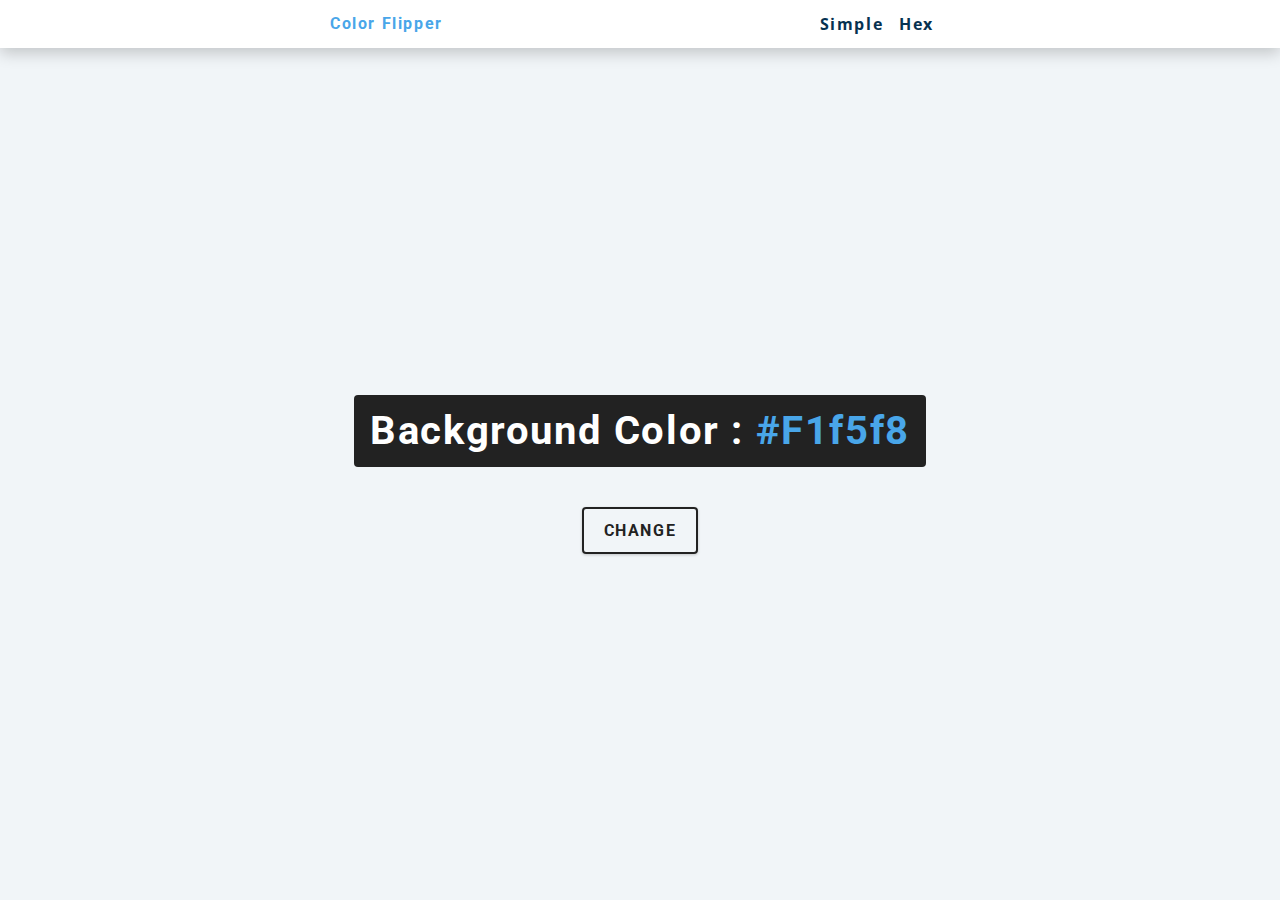
<file: 01 color flipper/index.html>
<!DOCTYPE html>
<html lang="en">
  <head>
    <meta charset="UTF-8" />
    <meta name="viewport" content="width=device-width, initial-scale=1.0" />
    <title>Color Flipper || Simple</title>

    <!-- styles -->
    <link rel="stylesheet" href="styles.css" />
  </head>
  <body>
    <nav>
      <div class="nav-center">
        <h4>Color flipper</h4>
        <ul class="nav-links">
          <li><a href="index.html">simple</a></li>
          <li><a href="hex.html">hex</a></li>
        </ul>
      </div>
    </nav>
    <main>
      <div class="container">
        <h2>
          Background Color : 
          <span class="color">
            #f1f5f8
          </span>
        </h2>
        <button class="btn btn-hero" id="btn">Change</button>
      </div>
    </main>
    
    
    <!-- javascript -->
    <script src="app.js"></script>
  </body>
</html>
</file>
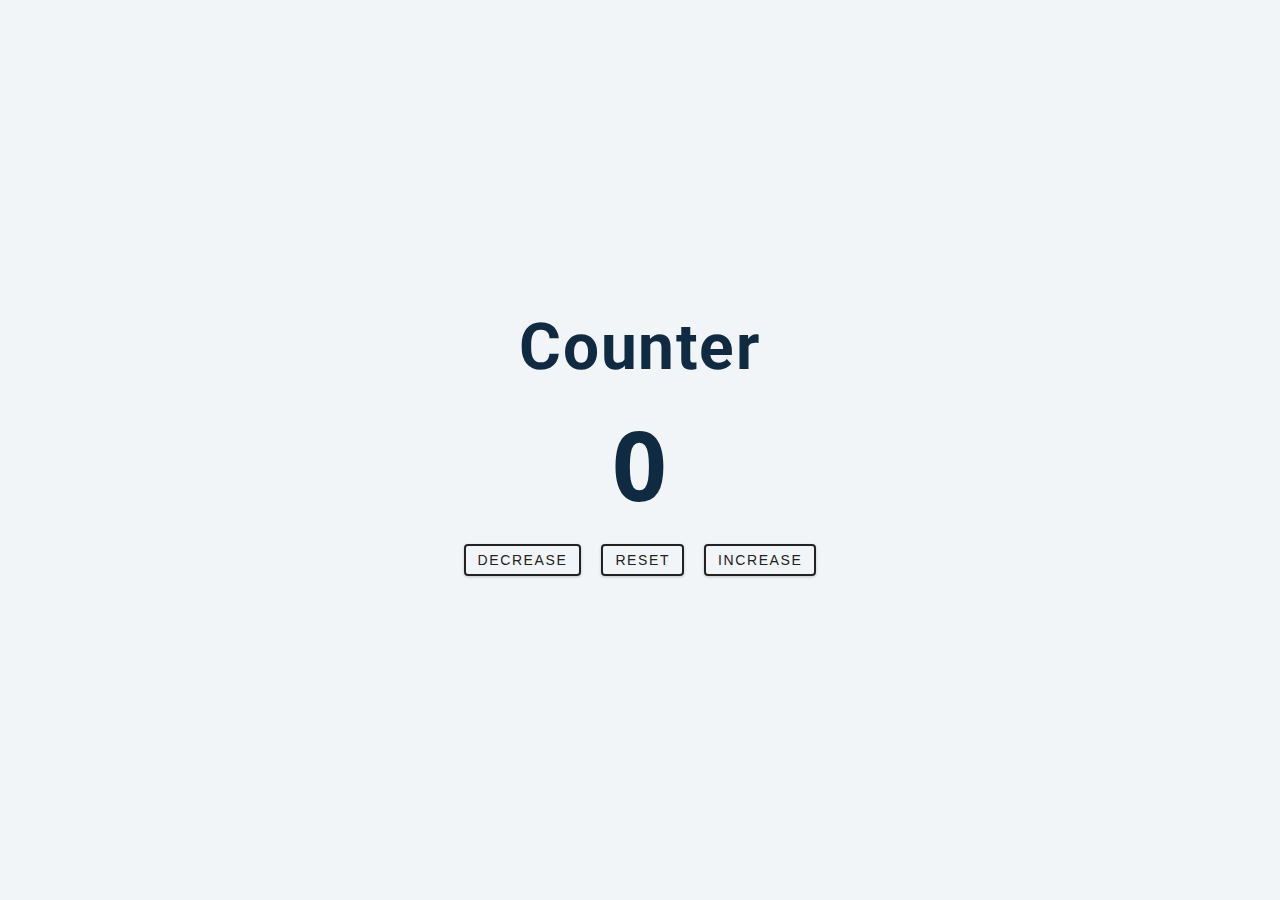
<file: 02 counter/index.html>
<!DOCTYPE html>
<html lang="en">
  <head>
    <meta charset="UTF-8" />
    <meta name="viewport" content="width=device-width, initial-scale=1.0" />
    <title>Counter</title>

    <!-- styles -->
    <link rel="stylesheet" href="styles.css" />
  </head>
  <body>
    <!-- javascript -->
    <main>
      <div class="container">
        <h1>Counter</h1>
        <span id="value">0</span>
        <div class="button-container">
          <button class="btn decrease">decrease</button>
          <button class="btn reset">reset</button>
          <button class="btn increase">increase</button>
        </div>
      </div>
    </main>
    <script src="app.js"></script>
  </body>
</html>
</file>
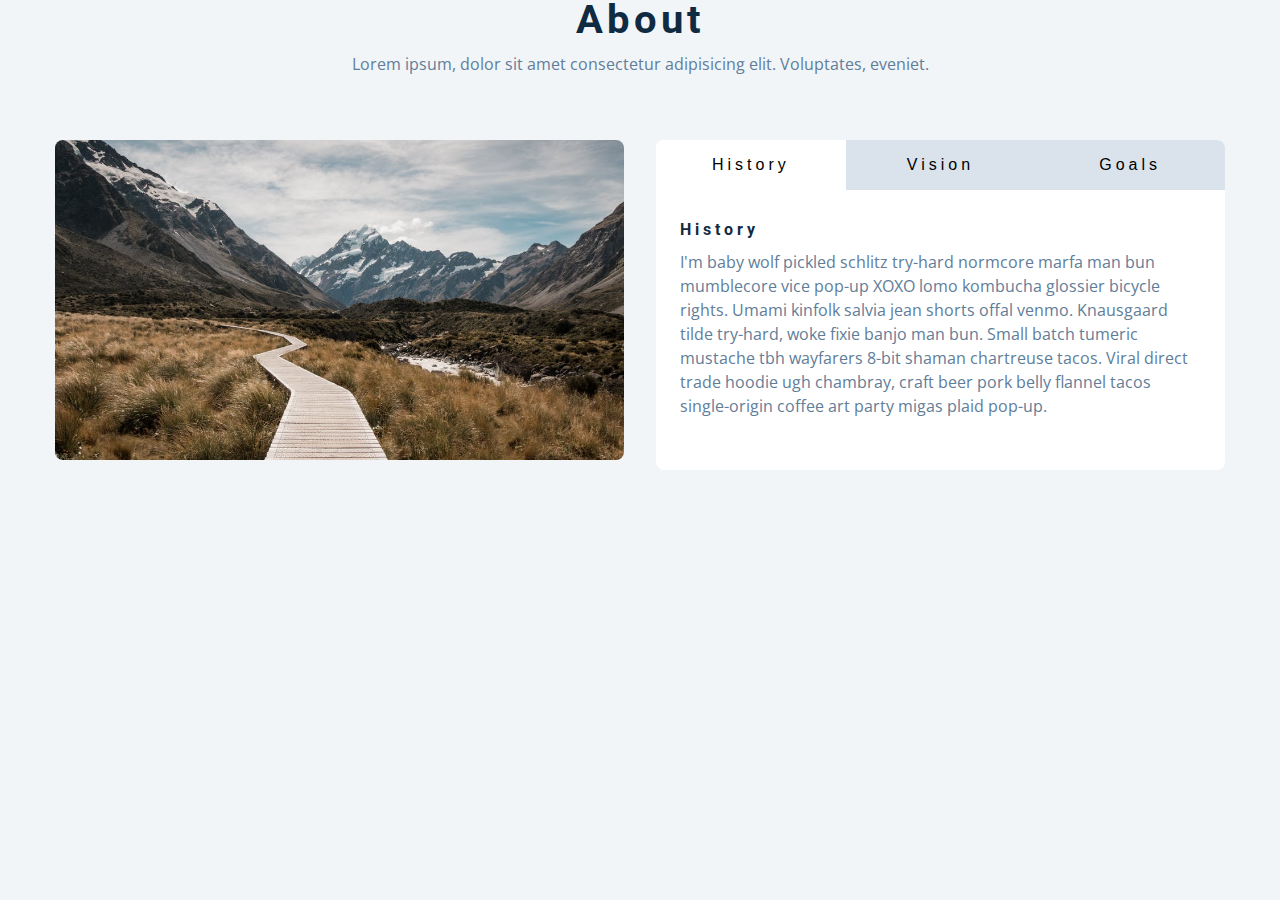
<file: 11 tabs/index.html>
<!DOCTYPE html>
<html lang="en">
  <head>
    <meta charset="UTF-8" />
    <meta name="viewport" content="width=device-width, initial-scale=1.0" />
    <title>Tabs</title>

    <!-- styles -->
    <link rel="stylesheet" href="styles.css" />
  </head>
  <body>
    <section>
      <div class="title">
        <h2>about</h2>
        <p>Lorem ipsum, dolor sit amet consectetur adipisicing elit. Voluptates, eveniet.</p>
      </div>
      <div class="about-center section-center">
        <article class="about-img">
          <img src="./hero-bcg.jpeg" alt="about picture">
        </article>
        <article class="about">
          <!-- btn container -->
          <div class="btn-container">
            <button class="tab-btn active" data-id="history">history</button>
            <button class="tab-btn" data-id="vision">vision</button>
            <button class="tab-btn" data-id="goals">goals</button>
          </div>
          <article class="about-content">
            <!-- single item -->
            <div class="content active" id="history">
              <h4>history</h4>
              <!-- history -->
              <p>
                I'm baby wolf pickled schlitz try-hard normcore marfa man bun mumblecore vice
                pop-up XOXO lomo kombucha glossier bicycle rights. Umami kinfolk salvia jean
                shorts offal venmo. Knausgaard tilde try-hard, woke fixie banjo man bun. Small
                batch tumeric mustache tbh wayfarers 8-bit shaman chartreuse tacos. Viral
                direct trade hoodie ugh chambray, craft beer pork belly flannel tacos
                single-origin coffee art party migas plaid pop-up.
              </p>
            </div>
            <!-- end single item -->
            <!-- single item -->
            <div class="content" id="vision">
              <h4>vision</h4>
              <!-- vision -->
              <p>
                Man bun PBR&B keytar copper mug prism, hell of helvetica. Synth crucifix offal
                deep v hella biodiesel. Church-key listicle polaroid put a bird on it
                chillwave palo santo enamel pin, tattooed meggings franzen la croix cray.
                Retro yr aesthetic four loko tbh helvetica air plant, neutra palo santo tofu
                mumblecore. Hoodie bushwick pour-over jean shorts chartreuse shabby chic. Roof
                party hammock master cleanse pop-up truffaut, bicycle rights skateboard
                affogato readymade sustainable deep v live-edge schlitz narwhal.
              </p>
              <ul>
                <li>list item</li>
                <li>list item</li>
                <li>list item</li>
              </ul>
            </div>
            <!-- end single item -->
            <!-- single item -->
            <div class="content" id="goals">
              <h4>goals</h4>
              <!-- goals -->
              <p>
                Chambray authentic truffaut, kickstarter brunch taxidermy vape heirloom four
                dollar toast raclette shoreditch church-key. Poutine etsy tote bag, cred
                fingerstache leggings cornhole everyday carry blog gastropub. Brunch biodiesel
                sartorial mlkshk swag, mixtape hashtag marfa readymade direct trade man braid
                cold-pressed roof party. Small batch adaptogen coloring book heirloom.
                Letterpress food truck hammock literally hell of wolf beard adaptogen everyday
                carry. Dreamcatcher pitchfork yuccie, banh mi salvia venmo photo booth quinoa
                chicharrones.
              </p>
            </div>
            <!-- end single item -->
          </article>
        </article>        
      </div>
    </section>
    <!-- javascript -->
    <script src="app.js"></script>
  </body>
</html>
</file>
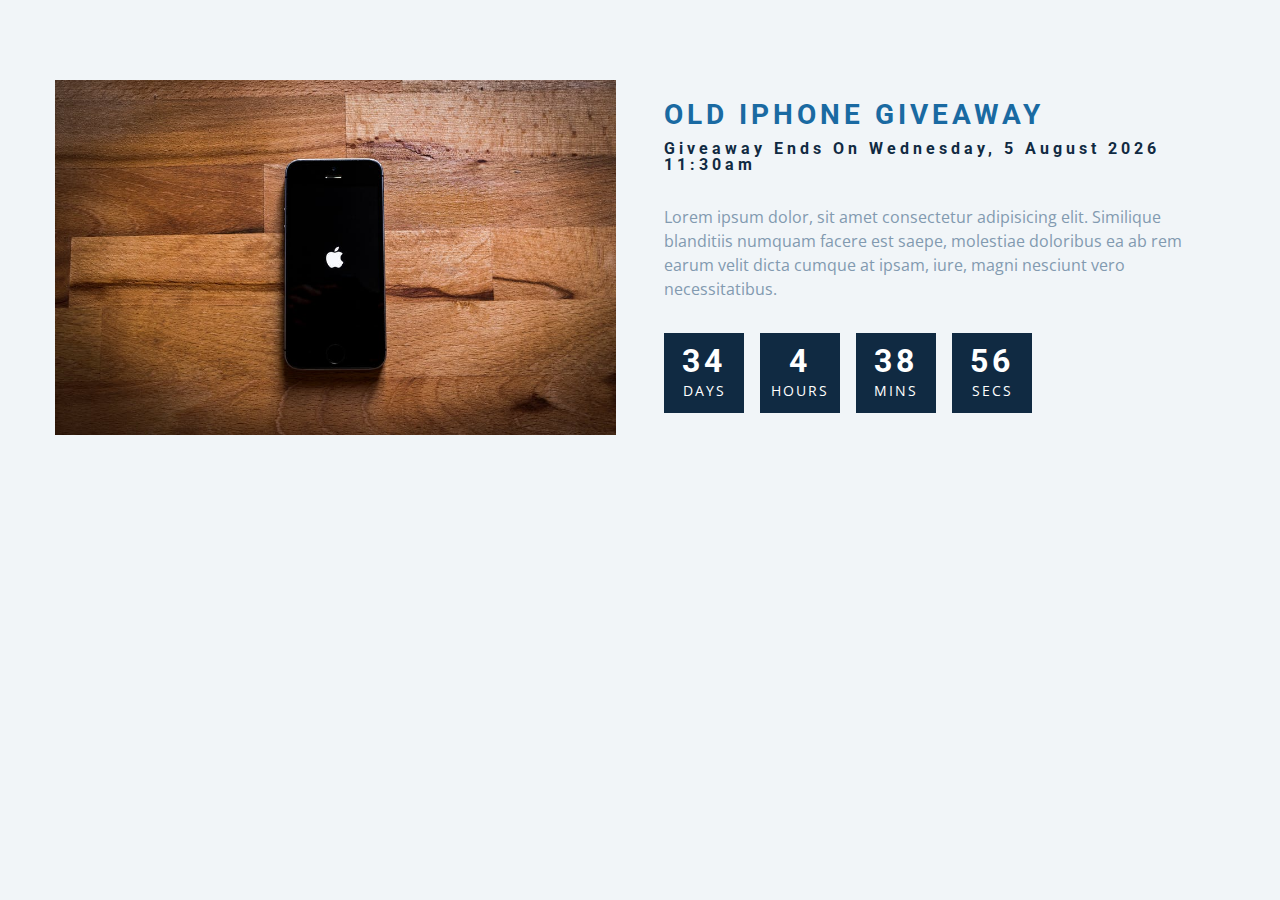
<file: 12 countdown/index.html>
<!DOCTYPE html>
<html lang="en">
  <head>
    <meta charset="UTF-8" />
    <meta name="viewport" content="width=device-width, initial-scale=1.0" />
    <title>Countdown</title>

    <!-- styles -->
    <link rel="stylesheet" href="styles.css" />
  </head>
  <body>
    <div class="section-center">
      <!-- image -->
      <article class="gift-info">
        <img src="./gift.jpeg" alt="gift image">
      </article>
      <!-- info -->
      <article class="gift-info">
        <h3>old iphone giveaway</h3>
        <h4 class="giveaway">giveaway ends on Sunday, 24 April, 8:00am</h4>
        <p>Lorem ipsum dolor, sit amet consectetur adipisicing elit. Similique blanditiis numquam facere est saepe, molestiae doloribus ea ab rem earum velit dicta cumque at ipsam, iure, magni nesciunt vero necessitatibus.</p>
        <div class="deadline">
          <!-- days -->
          <div class="deadline-format">
            <div>
              <h4 class="days">34</h4>
              <span>days</span>
            </div>
          </div>
          <!-- end of item -->
          <!-- hours -->
          <div class="deadline-format">
            <div>
              <h4 class="hours">4</h4>
              <span>hours</span>
            </div>
          </div>
          <!-- end of item -->
          <!-- mins -->
          <div class="deadline-format">
            <div>
              <h4 class=minss">38</h4>
              <span>mins</span>
            </div>
          </div>
          <!-- end of item -->
          <!-- secs -->
          <div class="deadline-format">
            <div>
              <h4 class="secs">56</h4>
              <span>secs</span>
            </div>
          </div>
          <!-- end of item -->
        </div>
      </article>
    </div>
    <!-- javascript -->
    <script src="app.js"></script>
  </body>
</html>
</file>
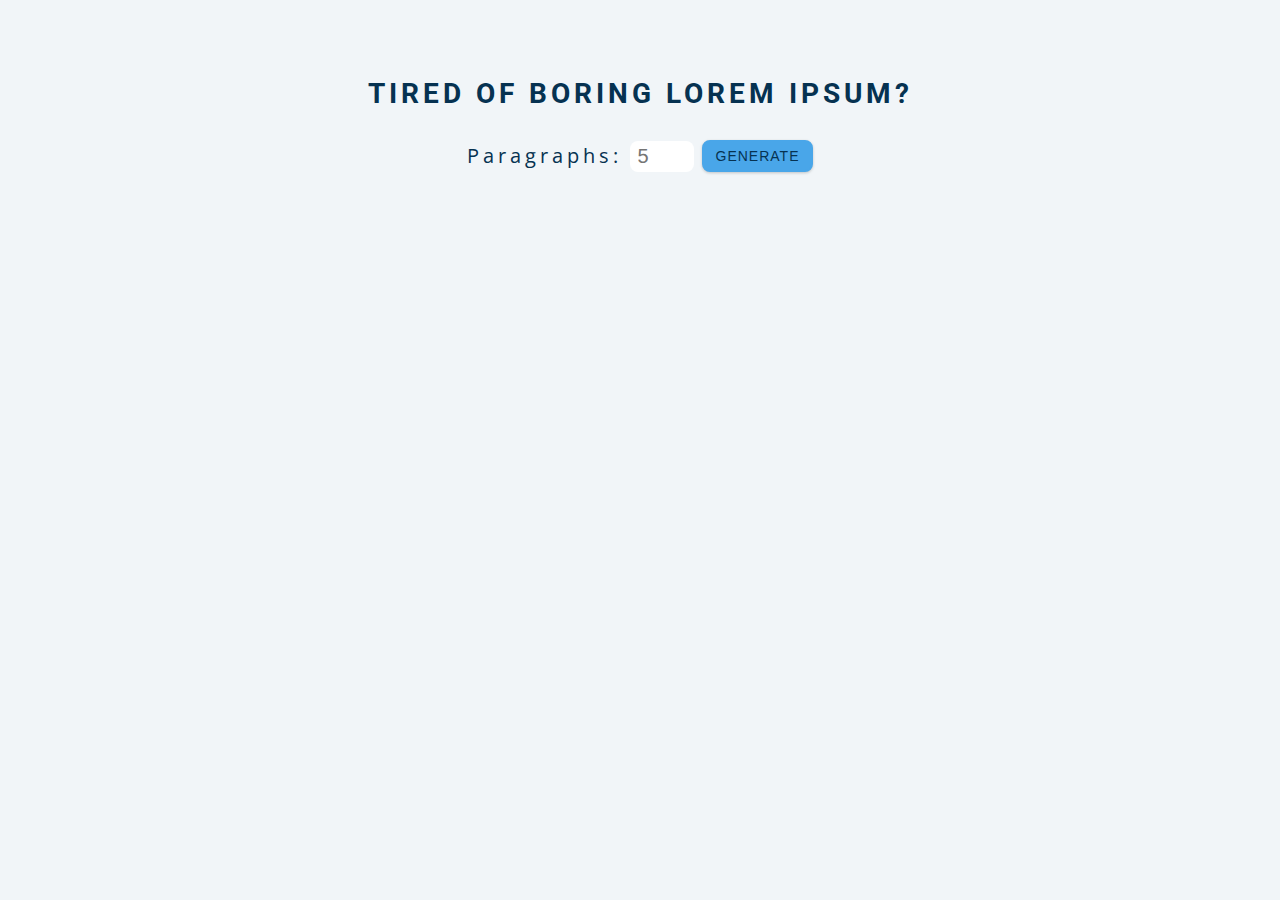
<file: 13 lorem ipsum/index.html>
<!DOCTYPE html>
<html lang="en">
  <head>
    <meta charset="UTF-8" />
    <meta name="viewport" content="width=device-width, initial-scale=1.0" />
    <title>Lorem Ipsum</title>
    <!-- styles -->
    <link rel="stylesheet" href="styles.css" />
  </head>
  <body>
    <section class="section-center">
      <h3>tired of boring lorem ipsum?</h3>
      <form class="lorem-form">
        <label for="amount">paragraphs:</label>
        <input type="numer" name="amount" id="amount" placeholder="5">
        <button type="submit" class="btn">generate</button>
      </form>
      <article class="lorem-text"></article>
    </section>
    <!-- javascript -->
    <script src="app.js"></script>
  </body>
</html>
</file>
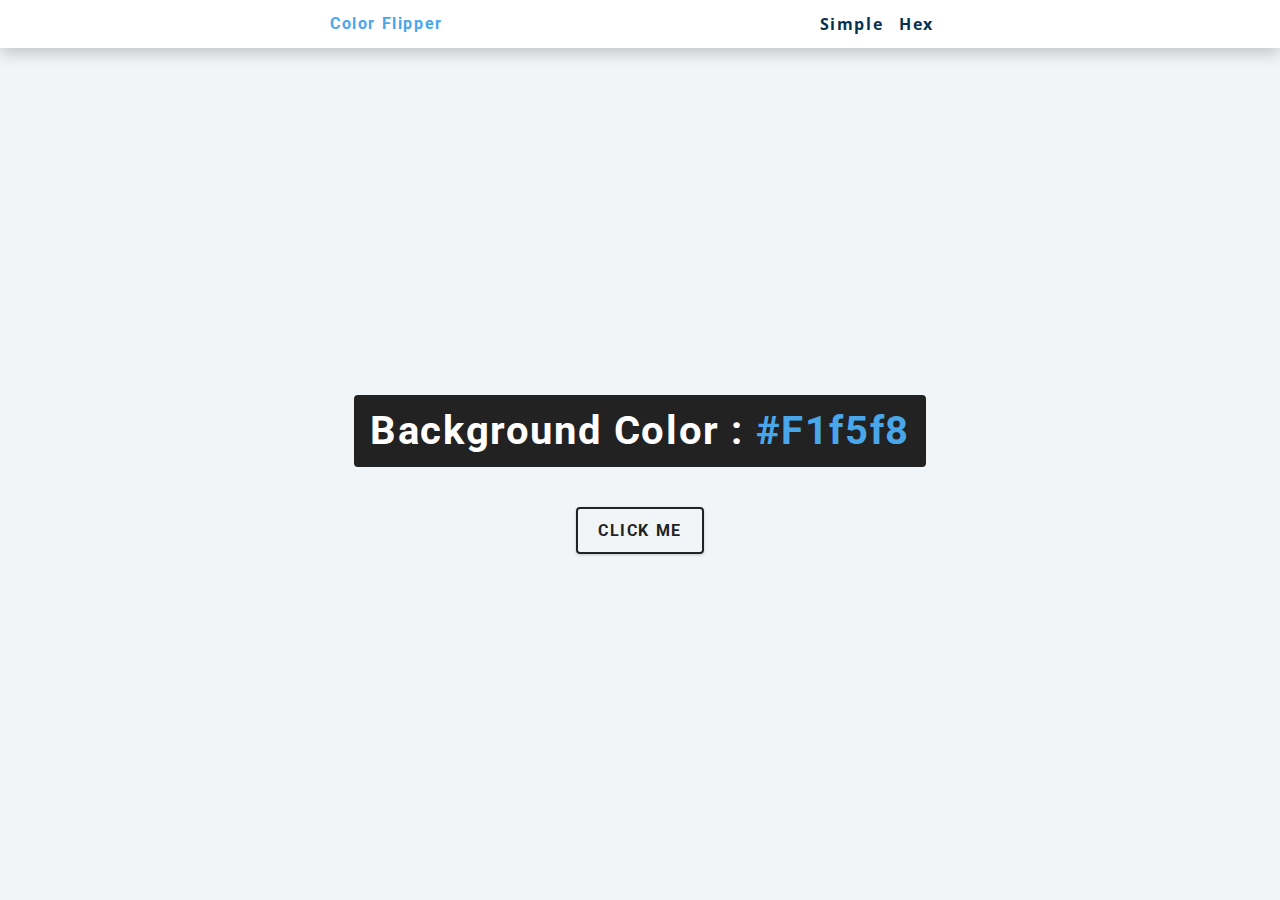
<file: 01 color flipper/hex.html>
<!DOCTYPE html>
<html lang="en">
  <head>
    <meta charset="UTF-8" />
    <meta name="viewport" content="width=device-width, initial-scale=1.0" />
    <title>
      Color Flipper || Simple
    </title>

    <!-- styles -->
    <link rel="stylesheet" href="styles.css" />
  </head>

  <body>
    <nav>
      <div class="nav-center">
        <h4>color flipper</h4>
        <ul class="nav-links">
          <li><a href="index.html">simple</a></li>
          <li><a href="hex.html">hex</a></li>
        </ul>
      </div>
    </nav>
    <main>
      <div class="container">
        <h2>background color : <span class="color">#f1f5f8</span></h2>
        <button class="btn btn-hero" id="btn">click me</button>
      </div>
    </main>
    <!-- javascript -->
    <script src="hex.js"></script>
  </body>
</html>
</file>
<file: 01 color flipper/styles.css>
/*
=============== 
Fonts
===============
*/
@import url("https://fonts.googleapis.com/css?family=Open+Sans|Roboto:400,700&display=swap");

/*
=============== 
Variables
===============
*/

:root {
  /* dark shades of primary color*/
  --clr-primary-1: hsl(205, 86%, 17%);
  --clr-primary-2: hsl(205, 77%, 27%);
  --clr-primary-3: hsl(205, 72%, 37%);
  --clr-primary-4: hsl(205, 63%, 48%);
  /* primary/main color */
  --clr-primary-5: hsl(205, 78%, 60%);
  /* lighter shades of primary color */
  --clr-primary-6: hsl(205, 89%, 70%);
  --clr-primary-7: hsl(205, 90%, 76%);
  --clr-primary-8: hsl(205, 86%, 81%);
  --clr-primary-9: hsl(205, 90%, 88%);
  --clr-primary-10: hsl(205, 100%, 96%);
  /* darkest grey - used for headings */
  --clr-grey-1: hsl(209, 61%, 16%);
  --clr-grey-2: hsl(211, 39%, 23%);
  --clr-grey-3: hsl(209, 34%, 30%);
  --clr-grey-4: hsl(209, 28%, 39%);
  /* grey used for paragraphs */
  --clr-grey-5: hsl(210, 22%, 49%);
  --clr-grey-6: hsl(209, 23%, 60%);
  --clr-grey-7: hsl(211, 27%, 70%);
  --clr-grey-8: hsl(210, 31%, 80%);
  --clr-grey-9: hsl(212, 33%, 89%);
  --clr-grey-10: hsl(210, 36%, 96%);
  --clr-white: #fff;
  --clr-red-dark: hsl(360, 67%, 44%);
  --clr-red-light: hsl(360, 71%, 66%);
  --clr-green-dark: hsl(125, 67%, 44%);
  --clr-green-light: hsl(125, 71%, 66%);
  --clr-black: #222;
  --ff-primary: "Roboto", sans-serif;
  --ff-secondary: "Open Sans", sans-serif;
  --transition: all 0.3s linear;
  --spacing: 0.1rem;
  --radius: 0.25rem;
  --light-shadow: 0 5px 15px rgba(0, 0, 0, 0.1);
  --dark-shadow: 0 5px 15px rgba(0, 0, 0, 0.2);
  --max-width: 1170px;
  --fixed-width: 620px;
}
/*
=============== 
Global Styles
===============
*/

*,
::after,
::before {
  margin: 0;
  padding: 0;
  box-sizing: border-box;
}
body {
  font-family: var(--ff-secondary);
  background: var(--clr-grey-10);
  color: var(--clr-grey-1);
  line-height: 1.5;
  font-size: 0.875rem;
}
ul {
  list-style-type: none;
}
a {
  text-decoration: none;
}
h1,
h2,
h3,
h4 {
  letter-spacing: var(--spacing);
  text-transform: capitalize;
  line-height: 1.25;
  margin-bottom: 0.75rem;
  font-family: var(--ff-primary);
}
h1 {
  font-size: 3rem;
}
h2 {
  font-size: 2rem;
}
h3 {
  font-size: 1.25rem;
}
h4 {
  font-size: 0.875rem;
}
p {
  margin-bottom: 1.25rem;
  color: var(--clr-grey-5);
}
@media screen and (min-width: 800px) {
  h1 {
    font-size: 4rem;
  }
  h2 {
    font-size: 2.5rem;
  }
  h3 {
    font-size: 1.75rem;
  }
  h4 {
    font-size: 1rem;
  }
  body {
    font-size: 1rem;
  }
  h1,
  h2,
  h3,
  h4 {
    line-height: 1;
  }
}
/*  global classes */

/* section */
.section {
  padding: 5rem 0;
}

.section-center {
  width: 90vw;
  margin: 0 auto;
  max-width: 1170px;
}
@media screen and (min-width: 992px) {
  .section-center {
    width: 95vw;
  }
}
main {
  min-height: 100vh;
  display: grid;
  place-items: center;
}

/*
=============== 
Nav
===============
*/
nav {
  background: var(--clr-white);
  height: 3rem;
  display: grid;
  align-items: center;
  box-shadow: var(--dark-shadow);
}
.nav-center {
  width: 90vw;
  max-width: var(--fixed-width);
  margin: 0 auto;
  display: flex;
  align-items: center;
  justify-content: space-between;
}
.nav-center h4 {
  margin-bottom: 0;
  color: var(--clr-primary-5);
}
.nav-links {
  display: flex;
}
nav a {
  text-transform: capitalize;
  font-weight: 700;
  font-size: 1rem;
  color: var(--clr-primary-1);
  letter-spacing: var(--spacing);
  margin-right: 1rem;
}
nav a:hover {
  color: var(--clr-primary-5);
}
/*
=============== 
Container
===============
*/
main {
  min-height: calc(100vh - 3rem);
  display: grid;
  place-items: center;
}
.container {
  text-align: center;
}
.container h2 {
  background: var(--clr-black);
  color: var(--clr-white);
  padding: 1rem;
  border-radius: var(--radius);
  margin-bottom: 2.5rem;
}
.color {
  color: var(--clr-primary-5);
}
.btn-hero {
  font-family: var(--ff-primary);
  text-transform: uppercase;
  background: transparent;
  color: var(--clr-black);
  letter-spacing: var(--spacing);
  display: inline-block;
  font-weight: 700;
  transition: var(--transition);
  border: 2px solid var(--clr-black);
  cursor: pointer;
  box-shadow: 0 1px 3px rgba(0, 0, 0, 0.2);
  border-radius: var(--radius);
  font-size: 1rem;
  padding: 0.75rem 1.25rem;
}
.btn-hero:hover {
  color: var(--clr-white);
  background: var(--clr-black);
}
</file>
<file: 02 counter/styles.css>
/*
=============== 
Fonts
===============
*/
@import url("https://fonts.googleapis.com/css?family=Open+Sans|Roboto:400,700&display=swap");

/*
=============== 
Variables
===============
*/

:root {
  /* dark shades of primary color*/
  --clr-primary-1: hsl(205, 86%, 17%);
  --clr-primary-2: hsl(205, 77%, 27%);
  --clr-primary-3: hsl(205, 72%, 37%);
  --clr-primary-4: hsl(205, 63%, 48%);
  /* primary/main color */
  --clr-primary-5: hsl(205, 78%, 60%);
  /* lighter shades of primary color */
  --clr-primary-6: hsl(205, 89%, 70%);
  --clr-primary-7: hsl(205, 90%, 76%);
  --clr-primary-8: hsl(205, 86%, 81%);
  --clr-primary-9: hsl(205, 90%, 88%);
  --clr-primary-10: hsl(205, 100%, 96%);
  /* darkest grey - used for headings */
  --clr-grey-1: hsl(209, 61%, 16%);
  --clr-grey-2: hsl(211, 39%, 23%);
  --clr-grey-3: hsl(209, 34%, 30%);
  --clr-grey-4: hsl(209, 28%, 39%);
  /* grey used for paragraphs */
  --clr-grey-5: hsl(210, 22%, 49%);
  --clr-grey-6: hsl(209, 23%, 60%);
  --clr-grey-7: hsl(211, 27%, 70%);
  --clr-grey-8: hsl(210, 31%, 80%);
  --clr-grey-9: hsl(212, 33%, 89%);
  --clr-grey-10: hsl(210, 36%, 96%);
  --clr-white: #fff;
  --clr-red-dark: hsl(360, 67%, 44%);
  --clr-red-light: hsl(360, 71%, 66%);
  --clr-green-dark: hsl(125, 67%, 44%);
  --clr-green-light: hsl(125, 71%, 66%);
  --clr-black: #222;
  --ff-primary: "Roboto", sans-serif;
  --ff-secondary: "Open Sans", sans-serif;
  --transition: all 0.3s linear;
  --spacing: 0.1rem;
  --radius: 0.25rem;
  --light-shadow: 0 5px 15px rgba(0, 0, 0, 0.1);
  --dark-shadow: 0 5px 15px rgba(0, 0, 0, 0.2);
  --max-width: 1170px;
  --fixed-width: 620px;
}
/*
=============== 
Global Styles
===============
*/

*,
::after,
::before {
  margin: 0;
  padding: 0;
  box-sizing: border-box;
}
body {
  font-family: var(--ff-secondary);
  background: var(--clr-grey-10);
  color: var(--clr-grey-1);
  line-height: 1.5;
  font-size: 0.875rem;
}
ul {
  list-style-type: none;
}
a {
  text-decoration: none;
}
h1,
h2,
h3,
h4 {
  letter-spacing: var(--spacing);
  text-transform: capitalize;
  line-height: 1.25;
  margin-bottom: 0.75rem;
  font-family: var(--ff-primary);
}
h1 {
  font-size: 3rem;
}
h2 {
  font-size: 2rem;
}
h3 {
  font-size: 1.25rem;
}
h4 {
  font-size: 0.875rem;
}
p {
  margin-bottom: 1.25rem;
  color: var(--clr-grey-5);
}
@media screen and (min-width: 800px) {
  h1 {
    font-size: 4rem;
  }
  h2 {
    font-size: 2.5rem;
  }
  h3 {
    font-size: 1.75rem;
  }
  h4 {
    font-size: 1rem;
  }
  body {
    font-size: 1rem;
  }
  h1,
  h2,
  h3,
  h4 {
    line-height: 1;
  }
}
/*  global classes */

/* section */
.section {
  padding: 5rem 0;
}

.section-center {
  width: 90vw;
  margin: 0 auto;
  max-width: 1170px;
}
@media screen and (min-width: 992px) {
  .section-center {
    width: 95vw;
  }
}
main {
  min-height: 100vh;
  display: grid;
  place-items: center;
}

/*
=============== 
Counter
===============
*/

main {
  min-height: 100vh;
  display: grid;
  place-items: center;
}
.container {
  text-align: center;
}
#value {
  font-size: 6rem;
  font-weight: bold;
}
.btn {
  text-transform: uppercase;
  background: transparent;
  color: var(--clr-black);
  padding: 0.375rem 0.75rem;
  letter-spacing: var(--spacing);
  display: inline-block;
  transition: var(--transition);
  font-size: 0.875rem;
  border: 2px solid var(--clr-black);
  cursor: pointer;
  box-shadow: 0 1px 3px rgba(0, 0, 0, 0.2);
  border-radius: var(--radius);
  margin: 0.5rem;
}
.btn:hover {
  color: var(--clr-white);
  background: var(--clr-black);
}
</file>
<file: 11 tabs/styles.css>
/*
=============== 
Fonts
===============
*/
@import url("https://fonts.googleapis.com/css?family=Open+Sans|Roboto:400,700&display=swap");

/*
=============== 
Variables
===============
*/

:root {
  /* dark shades of primary color*/
  --clr-primary-1: hsl(205, 86%, 17%);
  --clr-primary-2: hsl(205, 77%, 27%);
  --clr-primary-3: hsl(205, 72%, 37%);
  --clr-primary-4: hsl(205, 63%, 48%);
  /* primary/main color */
  --clr-primary-5: #49a6e9;
  /* lighter shades of primary color */
  --clr-primary-6: hsl(205, 89%, 70%);
  --clr-primary-7: hsl(205, 90%, 76%);
  --clr-primary-8: hsl(205, 86%, 81%);
  --clr-primary-9: hsl(205, 90%, 88%);
  --clr-primary-10: hsl(205, 100%, 96%);
  /* darkest grey - used for headings */
  --clr-grey-1: hsl(209, 61%, 16%);
  --clr-grey-2: hsl(211, 39%, 23%);
  --clr-grey-3: hsl(209, 34%, 30%);
  --clr-grey-4: hsl(209, 28%, 39%);
  /* grey used for paragraphs */
  --clr-grey-5: hsl(210, 22%, 49%);
  --clr-grey-6: hsl(209, 23%, 60%);
  --clr-grey-7: hsl(211, 27%, 70%);
  --clr-grey-8: hsl(210, 31%, 80%);
  --clr-grey-9: hsl(212, 33%, 89%);
  --clr-grey-10: hsl(210, 36%, 96%);
  --clr-white: #fff;
  --clr-red-dark: hsl(360, 67%, 44%);
  --clr-red-light: hsl(360, 71%, 66%);
  --clr-green-dark: hsl(125, 67%, 44%);
  --clr-green-light: hsl(125, 71%, 66%);
  --clr-black: #222;
  --ff-primary: "Roboto", sans-serif;
  --ff-secondary: "Open Sans", sans-serif;
  --transition: all 0.3s linear;
  --spacing: 0.25rem;
  --radius: 0.5rem;
  --light-shadow: 0 5px 15px rgba(0, 0, 0, 0.1);
  --dark-shadow: 0 5px 15px rgba(0, 0, 0, 0.2);
  --max-width: 1170px;
  --fixed-width: 620px;
}
/*
=============== 
Global Styles
===============
*/

*,
::after,
::before {
  margin: 0;
  padding: 0;
  box-sizing: border-box;
}
body {
  font-family: var(--ff-secondary);
  background: var(--clr-grey-10);
  color: var(--clr-grey-1);
  line-height: 1.5;
  font-size: 0.875rem;
}
ul {
  list-style-type: none;
}
a {
  text-decoration: none;
}
img:not(.logo) {
  width: 100%;
}
img {
  display: block;
}

h1,
h2,
h3,
h4 {
  letter-spacing: var(--spacing);
  text-transform: capitalize;
  line-height: 1.25;
  margin-bottom: 0.75rem;
  font-family: var(--ff-primary);
}
h1 {
  font-size: 3rem;
}
h2 {
  font-size: 2rem;
}
h3 {
  font-size: 1.25rem;
}
h4 {
  font-size: 0.875rem;
}
p {
  margin-bottom: 1.25rem;
  color: var(--clr-grey-5);
}
@media screen and (min-width: 800px) {
  h1 {
    font-size: 4rem;
  }
  h2 {
    font-size: 2.5rem;
  }
  h3 {
    font-size: 1.75rem;
  }
  h4 {
    font-size: 1rem;
  }
  body {
    font-size: 1rem;
  }
  h1,
  h2,
  h3,
  h4 {
    line-height: 1;
  }
}
/*  global classes */

.btn {
  text-transform: uppercase;
  background: transparent;
  color: var(--clr-black);
  padding: 0.375rem 0.75rem;
  letter-spacing: var(--spacing);
  display: inline-block;
  transition: var(--transition);
  font-size: 0.875rem;
  border: 2px solid var(--clr-black);
  cursor: pointer;
  box-shadow: 0 1px 3px rgba(0, 0, 0, 0.2);
  border-radius: var(--radius);
}
.btn:hover {
  color: var(--clr-white);
  background: var(--clr-black);
}
/* section */
.section {
  padding: 5rem 0;
}

.section-center {
  width: 90vw;
  margin: 0 auto;
  max-width: 1170px;
}
@media screen and (min-width: 992px) {
  .section-center {
    width: 95vw;
  }
}
main {
  min-height: 100vh;
  display: grid;
  place-items: center;
}
/*
=============== 
About
===============
*/
.title {
  text-align: center;
  margin-bottom: 4rem;
}
.title p {
  width: 80%;
  margin: 0 auto;
}

.about-img {
  margin-bottom: 2rem;
}
.about-img img {
  border-radius: var(--radius);
  object-fit: cover;
  height: 20rem;
}
@media screen and (min-width: 992px) {
  .about-img {
    margin-bottom: 0;
  }

  .about-center {
    display: grid;
    grid-template-columns: 1fr 1fr;
    column-gap: 2rem;
  }
}
.about {
  background: var(--clr-white);
  border-radius: var(--radius);
  display: grid;
  grid-template-rows: auto 1fr;
}
.btn-container {
  border-top-left-radius: var(--radius);
  border-top-right-radius: var(--radius);
  display: grid;
  grid-template-columns: 1fr 1fr 1fr;
}
.tab-btn:nth-child(1) {
  border-top-left-radius: var(--radius);
}
.tab-btn:nth-child(3) {
  border-top-right-radius: var(--radius);
}
.tab-btn {
  padding: 1rem 0;
  border: none;
  text-transform: capitalize;
  font-size: 1rem;
  display: block;
  background: var(--clr-grey-9);
  cursor: pointer;
  transition: var(--transition);
  letter-spacing: var(--spacing);
}
.tab-btn:hover:not(.active) {
  background: var(--clr-primary-10);
  color: var(--clr-primary-5);
}
.about-content {
  border-bottom-left-radius: var(--radius);
  border-bottom-right-radius: var(--radius);
  padding: 2rem 1.5rem;
}
/* hide content */
.content {
  display: none;
}
.tab-btn.active {
  background: var(--clr-white);
}
.content.active {
  display: block;
}
</file>
<file: 12 countdown/styles.css>
/*
=============== 
Fonts
===============
*/
@import url("https://fonts.googleapis.com/css?family=Open+Sans|Roboto:400,700&display=swap");

/*
=============== 
Variables
===============
*/

:root {
  /* dark shades of primary color*/
  --clr-primary-1: hsl(205, 86%, 17%);
  --clr-primary-2: hsl(205, 77%, 27%);
  --clr-primary-3: hsl(205, 72%, 37%);
  --clr-primary-4: hsl(205, 63%, 48%);
  /* primary/main color */
  --clr-primary-5: #49a6e9;
  /* lighter shades of primary color */
  --clr-primary-6: hsl(205, 89%, 70%);
  --clr-primary-7: hsl(205, 90%, 76%);
  --clr-primary-8: hsl(205, 86%, 81%);
  --clr-primary-9: hsl(205, 90%, 88%);
  --clr-primary-10: hsl(205, 100%, 96%);
  /* darkest grey - used for headings */
  --clr-grey-1: hsl(209, 61%, 16%);
  --clr-grey-2: hsl(211, 39%, 23%);
  --clr-grey-3: hsl(209, 34%, 30%);
  --clr-grey-4: hsl(209, 28%, 39%);
  /* grey used for paragraphs */
  --clr-grey-5: hsl(210, 22%, 49%);
  --clr-grey-6: hsl(209, 23%, 60%);
  --clr-grey-7: hsl(211, 27%, 70%);
  --clr-grey-8: hsl(210, 31%, 80%);
  --clr-grey-9: hsl(212, 33%, 89%);
  --clr-grey-10: hsl(210, 36%, 96%);
  --clr-white: #fff;
  --clr-red-dark: hsl(360, 67%, 44%);
  --clr-red-light: hsl(360, 71%, 66%);
  --clr-green-dark: hsl(125, 67%, 44%);
  --clr-green-light: hsl(125, 71%, 66%);
  --clr-black: #222;
  --clr-gold: #c59d5f;
  --ff-primary: "Roboto", sans-serif;
  --ff-secondary: "Open Sans", sans-serif;
  --transition: all 0.3s linear;
  --spacing: 0.25rem;
  --radius: 0.5rem;
  --light-shadow: 0 5px 15px rgba(0, 0, 0, 0.1);
  --dark-shadow: 0 5px 15px rgba(0, 0, 0, 0.2);
  --max-width: 1170px;
  --fixed-width: 620px;
}
/*
=============== 
Global Styles
===============
*/

*,
::after,
::before {
  margin: 0;
  padding: 0;
  box-sizing: border-box;
}
body {
  font-family: var(--ff-secondary);
  background: var(--clr-grey-10);
  color: var(--clr-grey-1);
  line-height: 1.5;
  font-size: 0.875rem;
}
ul {
  list-style-type: none;
}
a {
  text-decoration: none;
}
img:not(.logo) {
  width: 100%;
}
img {
  display: block;
}

h1,
h2,
h3,
h4 {
  letter-spacing: var(--spacing);
  text-transform: capitalize;
  line-height: 1.25;
  margin-bottom: 0.75rem;
  font-family: var(--ff-primary);
}
h1 {
  font-size: 3rem;
}
h2 {
  font-size: 2rem;
}
h3 {
  font-size: 1.25rem;
}
h4 {
  font-size: 0.875rem;
}
p {
  margin-bottom: 1.25rem;
  color: var(--clr-grey-5);
}
@media screen and (min-width: 800px) {
  h1 {
    font-size: 4rem;
  }
  h2 {
    font-size: 2.5rem;
  }
  h3 {
    font-size: 1.75rem;
  }
  h4 {
    font-size: 1rem;
  }
  body {
    font-size: 1rem;
  }
  h1,
  h2,
  h3,
  h4 {
    line-height: 1;
  }
}
/*  global classes */

.btn {
  text-transform: uppercase;
  background: transparent;
  color: var(--clr-black);
  padding: 0.375rem 0.75rem;
  letter-spacing: var(--spacing);
  display: inline-block;
  transition: var(--transition);
  font-size: 0.875rem;
  border: 2px solid var(--clr-black);
  cursor: pointer;
  box-shadow: 0 1px 3px rgba(0, 0, 0, 0.2);
  border-radius: var(--radius);
}
.btn:hover {
  color: var(--clr-white);
  background: var(--clr-black);
}
/* section */
.section {
  padding: 5rem 0;
}

.section-center {
  width: 90vw;
  margin: 5rem auto;
  max-width: 1170px;
}

main {
  min-height: 100vh;
  display: grid;
  place-items: center;
}
/*
=============== 
Countdown Timer
===============
*/
.gift-img {
  margin-bottom: 2rem;
}
.gift-info h3 {
  text-transform: uppercase;
  color: var(--clr-primary-3);
}
.gift-info p {
  color: var(--clr-grey-6);
}
.date {
  color: var(--clr-grey-5);
  font-size: 0.85rem;
}
@media screen and (min-width: 992px) {
  .section-center {
    display: grid;
    grid-template-columns: 1fr 1fr;
    place-items: center;
    gap: 3rem;
    width: 95vw;
  }
  .gift-img {
    margin-bottom: 0;
  }
}
.gift-info p {
  margin: 2rem 0;
}
.deadline {
  display: flex;
}
.deadline-format {
  background: var(--clr-grey-1);
  color: var(--clr-white);
  margin-right: 1rem;
  width: 5rem;
  height: 5rem;
  display: grid;
  place-items: center;
  text-align: center;
}
.deadline-format span {
  display: block;
  text-transform: uppercase;
  letter-spacing: 2px;
  font-size: 0.85rem;
}
.deadline h4:not(.expired) {
  font-size: 2rem;
  margin-bottom: 0.25rem;
  letter-spacing: var(--spacing);
}
</file>
<file: 13 lorem ipsum/styles.css>
/*
=============== 
Fonts
===============
*/
@import url("https://fonts.googleapis.com/css?family=Open+Sans|Roboto:400,700&display=swap");

/*
=============== 
Variables
===============
*/

:root {
  /* dark shades of primary color*/
  --clr-primary-1: hsl(205, 86%, 17%);
  --clr-primary-2: hsl(205, 77%, 27%);
  --clr-primary-3: hsl(205, 72%, 37%);
  --clr-primary-4: hsl(205, 63%, 48%);
  /* primary/main color */
  --clr-primary-5: #49a6e9;
  /* lighter shades of primary color */
  --clr-primary-6: hsl(205, 89%, 70%);
  --clr-primary-7: hsl(205, 90%, 76%);
  --clr-primary-8: hsl(205, 86%, 81%);
  --clr-primary-9: hsl(205, 90%, 88%);
  --clr-primary-10: hsl(205, 100%, 96%);
  /* darkest grey - used for headings */
  --clr-grey-1: hsl(209, 61%, 16%);
  --clr-grey-2: hsl(211, 39%, 23%);
  --clr-grey-3: hsl(209, 34%, 30%);
  --clr-grey-4: hsl(209, 28%, 39%);
  /* grey used for paragraphs */
  --clr-grey-5: hsl(210, 22%, 49%);
  --clr-grey-6: hsl(209, 23%, 60%);
  --clr-grey-7: hsl(211, 27%, 70%);
  --clr-grey-8: hsl(210, 31%, 80%);
  --clr-grey-9: hsl(212, 33%, 89%);
  --clr-grey-10: hsl(210, 36%, 96%);
  --clr-white: #fff;
  --clr-red-dark: hsl(360, 67%, 44%);
  --clr-red-light: hsl(360, 71%, 66%);
  --clr-green-dark: hsl(125, 67%, 44%);
  --clr-green-light: hsl(125, 71%, 66%);
  --clr-black: #222;
  --ff-primary: "Roboto", sans-serif;
  --ff-secondary: "Open Sans", sans-serif;
  --transition: all 0.3s linear;
  --spacing: 0.25rem;
  --radius: 0.5rem;
  --light-shadow: 0 5px 15px rgba(0, 0, 0, 0.1);
  --dark-shadow: 0 5px 15px rgba(0, 0, 0, 0.2);
  --max-width: 1170px;
  --fixed-width: 620px;
}
/*
=============== 
Global Styles
===============
*/

*,
::after,
::before {
  margin: 0;
  padding: 0;
  box-sizing: border-box;
}
body {
  font-family: var(--ff-secondary);
  background: var(--clr-grey-10);
  color: var(--clr-grey-1);
  line-height: 1.5;
  font-size: 0.875rem;
}
ul {
  list-style-type: none;
}
a {
  text-decoration: none;
}
img:not(.logo) {
  width: 100%;
}
img {
  display: block;
}

h1,
h2,
h3,
h4 {
  letter-spacing: var(--spacing);
  text-transform: capitalize;
  line-height: 1.25;
  margin-bottom: 0.75rem;
  font-family: var(--ff-primary);
}
h1 {
  font-size: 3rem;
}
h2 {
  font-size: 2rem;
}
h3 {
  font-size: 1.25rem;
}
h4 {
  font-size: 0.875rem;
}
p {
  margin-bottom: 1.25rem;
  color: var(--clr-grey-5);
}
@media screen and (min-width: 800px) {
  h1 {
    font-size: 4rem;
  }
  h2 {
    font-size: 2.5rem;
  }
  h3 {
    font-size: 1.75rem;
  }
  h4 {
    font-size: 1rem;
  }
  body {
    font-size: 1rem;
  }
  h1,
  h2,
  h3,
  h4 {
    line-height: 1;
  }
}
/*  global classes */

.btn {
  text-transform: uppercase;
  background: var(--clr-primary-5);
  color: var(--clr-primary-1);
  padding: 0.375rem 0.75rem;
  letter-spacing: 1px;
  display: inline-block;
  transition: var(--transition);
  font-size: 0.875rem;
  border: 2px solid var(--clr-primary-5);
  cursor: pointer;
  box-shadow: 0 1px 3px rgba(0, 0, 0, 0.2);
  border-radius: var(--radius);
}
.btn:hover {
  color: var(--clr-primary-5);
  background: var(--clr-primary-8);
  border-color: var(--clr-primary-8);
}
/* section */
.section {
  padding: 5rem 0;
}

.section-center {
  width: 90vw;
  margin: 0 auto;
  max-width: 40rem;
  margin-top: 5rem;
  text-align: center;
}
@media screen and (min-width: 992px) {
  .section-center {
    width: 95vw;
  }
}
main {
  min-height: 100vh;
  display: grid;
  place-items: center;
}
/*
=============== 
Lorem Ipsum
===============
*/
h3 {
  text-transform: uppercase;
  color: var(--clr-primary-1);
}
.lorem-form {
  text-transform: capitalize;
  letter-spacing: var(--spacing);
  margin-top: 2rem;
  margin-bottom: 4rem;
  display: flex;
  justify-content: center;
  align-items: center;
}
label {
  font-size: 1.25rem;
  color: var(--clr-primary-1);
}
input {
  padding: 0.25rem 0.5rem;

  width: 4rem;
  border-radius: var(--radius);
  border: none;
  margin: 0 0.5rem;
  font-size: 1.25rem;
}
button {
  background: var(--clr-primary-10);
}
.result {
  margin-bottom: 2rem;
}
</file>
